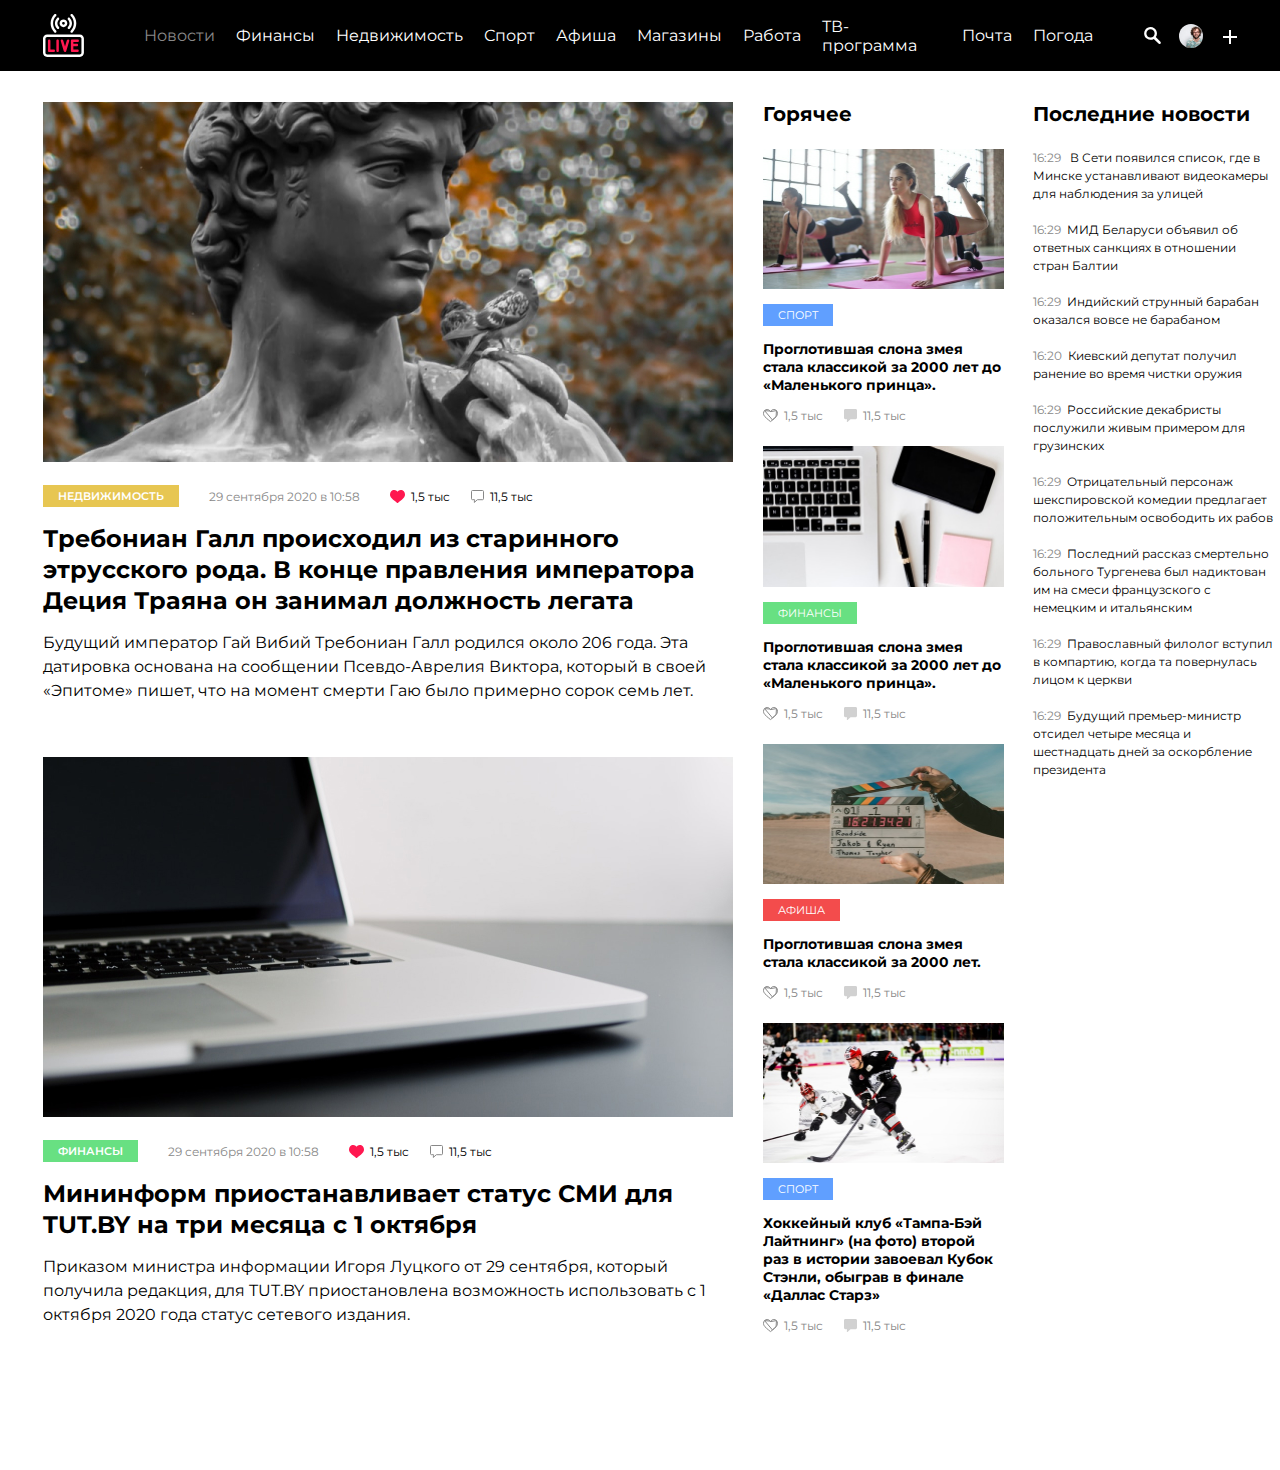
<file: index.html>
<!DOCTYPE html>
<html lang="en">

<head>
    <meta charset="UTF-8">
    <meta http-equiv="X-UA-Compatible" content="IE=edge">
    <meta name="viewport" content="width=device-width, initial-scale=1.0">
    <title>Document</title>
    <link rel="stylesheet" href="styles.css">
    <link rel="preconnect" href="https://fonts.googleapis.com">
    <link rel="preconnect" href="https://fonts.gstatic.com" crossorigin>
    <link href="https://fonts.googleapis.com/css2?family=Montserrat:wght@200;400;700&display=swap" rel="stylesheet">
</head>

<body>
    <header class="header">
        <div class="header-wrapper container">
            <img src="img/Group 1.svg" alt="img" class="live-img">
            <p class="header-active">Новости</p>
            <p>Финансы</p>
            <p>Недвижимость</p>
            <p>Спорт</p>
            <p>Афиша</p>
            <p>Магазины</p>
            <p>Работа</p>
            <p>ТВ-программа </p>
            <p>Почта</p>
            <p>Погода</p>
            <div class="header-acc">
                <button class="search">
                    <input type="text" class="search-input">
                    <img src="img/Vector.svg" class="search-icon">
                </button>
                <img src="img/Ellipse 5.jpg" class="header-avatar">
                <a href="news-create/index.html"><img src="img/Group 36.svg"></a>
            </div>
        </div>
    </header>
    <main class="main container">
        <div class="main-content">
            <div class="news">
                <div class="news-img">
                    <img src="img/Rectangle 31.jpg">
                </div>
                <div class="meta-info">
                    <div class="cotegory-wrapper">
                        <div class="cotegory">Недвижимость</div>
                    </div>
                    <div class="date-wrapper">
                        <p class="date">
                            29 сентября 2020 в 10:58
                        </p>
                    </div>
                    <div class="likes-wrapper">
                        <img src="img/likes.svg" class="likes-heart">
                        <p class="likes-count">1,5 тыс</p>
                    </div>
                    <div class="comments-wrapper">
                        <img src="img/comments.svg" class="comments-img">
                        <p class="comments-count">11,5 тыс</p>
                    </div>
                </div>
                <a href="news-view/index.html">
                    <h3 class="news-title">
                        Требониан Галл происходил из старинного этрусского рода. В конце правления императора Деция
                        Траяна он занимал должность легата
                    </h3>
                </a>
                <p class="news-teaser">
                    Будущий император Гай Вибий Требониан Галл родился около 206 года.
                    Эта датировка основана на сообщении Псевдо-Аврелия Виктора, который в своей «Эпитоме» пишет, что
                    на момент смерти Гаю было примерно сорок семь лет.
                </p>
            </div>
            <div class="news">
                <div class="news-img">
                    <img src="img/Laptop.jpg">
                </div>
                <div class="meta-info">
                    <div class="cotegory-wrapper">
                        <div class="cotegory finance">ФИНАНСЫ</div>
                    </div>
                    <div class="date-wrapper">
                        <p class="date">
                            29 сентября 2020 в 10:58
                        </p>
                    </div>
                    <div class="likes-wrapper">
                        <img src="img/likes.svg" class="likes-heart">
                        <p class="likes-count">1,5 тыс</p>
                    </div>
                    <div class="comments-wrapper">
                        <img src="img/comments.svg" class="comments-img">
                        <p class="comments-count">11,5 тыс</p>
                    </div>
                </div>
                <a href="news-view/index.html">
                    <h3 class="news-title">
                        Мининформ приостанавливает статус СМИ для TUT.BY на три месяца с 1 октября
                    </h3>
                </a>
                <p class="news-teaser">
                    Приказом министра информации Игоря Луцкого от 29 сентября, который получила редакция, для TUT.BY
                    приостановлена возможность использовать с 1 октября 2020 года статус сетевого издания.
                </p>
            </div>
        </div>
        <div class="advertisement">
            <div class="hot-news">
                <h3 class="adv-title">Горячее</h3>
                <div class="adv-block">
                    <div class="adv-img-wrapper">
                        <img src="img/Rectangle 32.jpg">
                    </div>
                    <div class="adv-cotegory-wrapper">
                        <div class="adv-category">
                            Спорт
                        </div>
                    </div>
                    <div class="adv-title-wrapper">
                        <h3 class="adv-title-text">Проглотившая слона змея стала классикой за 2000 лет до
                            «Маленького
                            принца».</h3>
                    </div>
                    <div class="adv-wrapper-likes-n-comments">
                        <div class="likes">
                            <img src="img/Like-adv.svg">
                            <p class="likes-adv-text">1,5 тыс</p>
                        </div>
                        <div class="comments">
                            <img src="img/Vector (4).svg">
                            <p class="comments-text-adv">11,5 тыс</p>
                        </div>
                    </div>
                </div>
                <div class="adv-block">
                    <div class="adv-img-wrapper">
                        <img src="img/Rectangle 32 (1).jpg ">
                    </div>
                    <div class="adv-cotegory-wrapper">
                        <div class="adv-category finance">
                            Финансы
                        </div>
                    </div>
                    <div class="adv-title-wrapper">
                        <h3 class="adv-title-text">Проглотившая слона змея стала классикой за 2000 лет до
                            «Маленького
                            принца».</h3>
                    </div>
                    <div class="adv-wrapper-likes-n-comments">
                        <div class="likes">
                            <img src="img/Like-adv.svg">
                            <p class="likes-adv-text">1,5 тыс</p>
                        </div>
                        <div class="comments">
                            <img src="img/Vector (4).svg">
                            <p class="comments-text-adv">11,5 тыс</p>
                        </div>
                    </div>
                </div>
                <div class="adv-block">
                    <div class="adv-img-wrapper">
                        <img src="img/Rectangle 32 (2).jpg ">
                    </div>
                    <div class="adv-cotegory-wrapper">
                        <div class="adv-category poster">
                            Афиша
                        </div>
                    </div>
                    <div class="adv-title-wrapper">
                        <h3 class="adv-title-text">Проглотившая слона змея стала классикой за 2000 лет.</h3>
                    </div>
                    <div class="adv-wrapper-likes-n-comments">
                        <div class="likes">
                            <img src="img/Like-adv.svg">
                            <p class="likes-adv-text">1,5 тыс</p>
                        </div>
                        <div class="comments">
                            <img src="img/Vector (4).svg">
                            <p class="comments-text-adv">11,5 тыс</p>
                        </div>
                    </div>
                </div>
                <div class="adv-block">
                    <div class="adv-img-wrapper">
                        <img src="img/Rectangle 32 (3).jpg">
                    </div>
                    <div class="adv-cotegory-wrapper">
                        <div class="adv-category">
                            Спорт
                        </div>
                    </div>
                    <div class="adv-title-wrapper">
                        <h3 class="adv-title-text">Хоккейный клуб «Тампа-Бэй Лайтнинг» (на фото) второй раз в
                            истории завоевал Кубок Стэнли, обыграв в финале «Даллас Старз»</h3>
                    </div>
                    <div class="adv-wrapper-likes-n-comments">
                        <div class="likes">
                            <img src="img/Like-adv.svg">
                            <p class="likes-adv-text">1,5 тыс</p>
                        </div>
                        <div class="comments">
                            <img src="img/Vector (4).svg">
                            <p class="comments-text-adv">11,5 тыс</p>
                        </div>
                    </div>
                </div>
            </div>
            <div class="last-news">
                <h3 class="adv-title">Последние новости</h3>
                <div class="last-news-wrapper">
                    <p class="last-news-text"><span class="last-news-time">16:29</span> В Сети появился список, где
                        в Минске устанавливают
                        видеокамеры для наблюдения за улицей
                    </p>
                    <p class="last-news-text"><span class="last-news-time">16:29</span>МИД Беларуси объявил об
                        ответных санкциях в отношении стран Балтии
                    </p>
                    <p class="last-news-text"><span class="last-news-time">16:29</span>Индийский струнный барабан
                        оказался вовсе не барабаном
                    </p>
                    <p class="last-news-text"><span class="last-news-time">16:20</span>Киевский депутат получил
                        ранение во время чистки оружия
                    </p>
                    <p class="last-news-text"><span class="last-news-time">16:29</span>Российские декабристы
                        послужили живым примером для грузинских
                    </p>
                    <p class="last-news-text"><span class="last-news-time">16:29</span>Отрицательный персонаж
                        шекспировской комедии предлагает положительным освободить их рабов
                    </p>
                    <p class="last-news-text"><span class="last-news-time">16:29</span>Последний рассказ
                        смертельно больного Тургенева был надиктован им на смеси французского с немецким и
                        итальянским
                    </p>
                    <p class="last-news-text"><span class="last-news-time">16:29</span>Православный филолог
                        вступил в компартию, когда та повернулась лицом к церкви
                    </p>
                    <p class="last-news-text"><span class="last-news-time">16:29</span>Будущий
                        премьер-министр отсидел четыре месяца и шестнадцать дней за оскорбление президента
                    </p>

                </div>
            </div>
        </div>
    </main>
    </div>
</body>

</html>
</file>
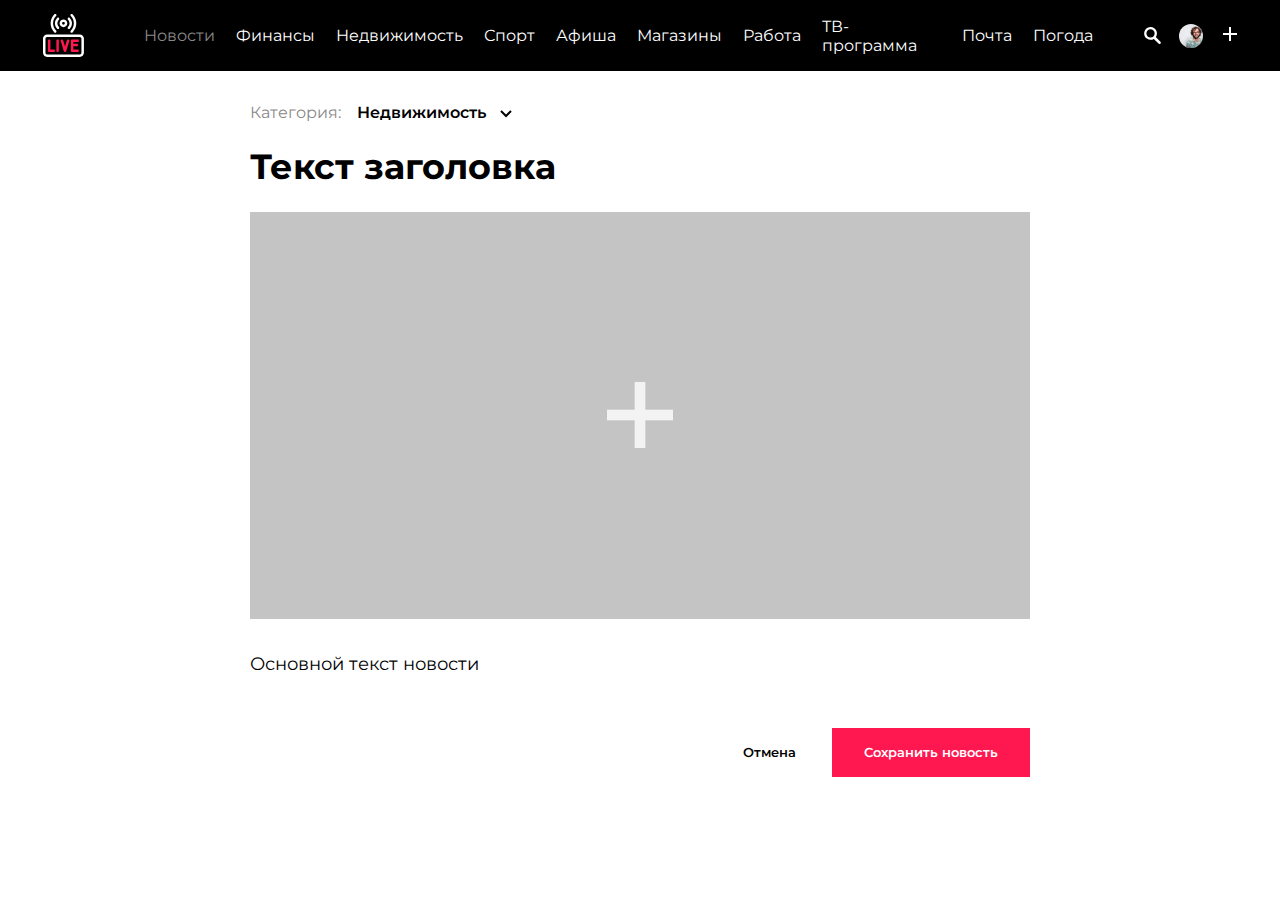
<file: news-create/index.html>
<!DOCTYPE html>
<html lang="en">

<head>
    <meta charset="UTF-8">
    <meta http-equiv="X-UA-Compatible" content="IE=edge">
    <meta name="viewport" content="width=device-width, initial-scale=1.0">
    <title>Document</title>
    <link rel="stylesheet" href="styles.css">
    <link rel="preconnect" href="https://fonts.googleapis.com">
    <link rel="preconnect" href="https://fonts.gstatic.com" crossorigin>
    <link href="https://fonts.googleapis.com/css2?family=Montserrat:wght@200;400;500;600;700&display=swap"
        rel="stylesheet">
</head>

<body>
    <header class="header">
        <div class="header-wrapper container">
            <a href="../index.html"><img src="../img/Group 1.svg" alt="img" class="live-img"></a>
            <p class="header-active">Новости</p>
            <p>Финансы</p>
            <p>Недвижимость</p>
            <p>Спорт</p>
            <p>Афиша</p>
            <p>Магазины</p>
            <p>Работа</p>
            <p>ТВ-программа </p>
            <p>Почта</p>
            <p>Погода</p>
            <div class="header-acc">
                <button class="search">
                    <input type="text" class="search-input">
                    <img src="../img/Vector.svg" class="search-icon">
                </button>
                <img src="../img/Ellipse 5.jpg" class="header-avatar">
                <a href="../news-create/index.html"><img src="../img/Group 36.svg"></a>
            </div>
        </div>
    </header>
    <main class="container main-con">
        <div class="main-content">
            <div class="bread-crumbs">
                <p class="bread-inner">
                    <span class="bread-category">
                        Категория:
                    </span>
                <div class="bread-dropdown">

                    <button class="bread-text">
                        Недвижимость
                        <img src="../img/arrow-down.svg" class="bread-dropdown-arrow">
                    </button>
                    <div class="bread-dropdown-list">
                        <ul>
                            <li class="bread-dropdown-list-item">Новости</li>
                            <li class="bread-dropdown-list-item">Финансы</li>
                            <li class="bread-dropdown-list-item active">Недвижимость </li>
                            <li class="bread-dropdown-list-item">Спорт</li>
                            <li class="bread-dropdown-list-item">Афиша</li>
                            <li class="bread-dropdown-list-item">Магазины</li>
                            <li class="bread-dropdown-list-item">Работа</li>
                            <li class="bread-dropdown-list-item">ТВ-программа</li>
                            <li class="bread-dropdown-list-item">Почта</li>
                            <li class="bread-dropdown-list-item">Погода</li>
                        </ul>
                    </div>
                </div>
                </p>
            </div>
            <h1 class="title">Текст заголовка
            </h1>

            <div class="upload-img-holder">
                <label class="upload-img">
                    <input type="file" id="upload-img-input">
                    <img src="../img/plus-create.svg">
                </label>
            </div>

            <div class="news-main-text">
                Основной текст новости
            </div>

            <div class="edit-actions">
                <div class="btns-holder">
                    <button id="edit-cancel">
                        Отмена
                    </button>
                    <button id="edit-submit">
                        Сохранить новость
                    </button>
                </div>
            </div>
        </div>

    </main>
</body>

</html>
</file>
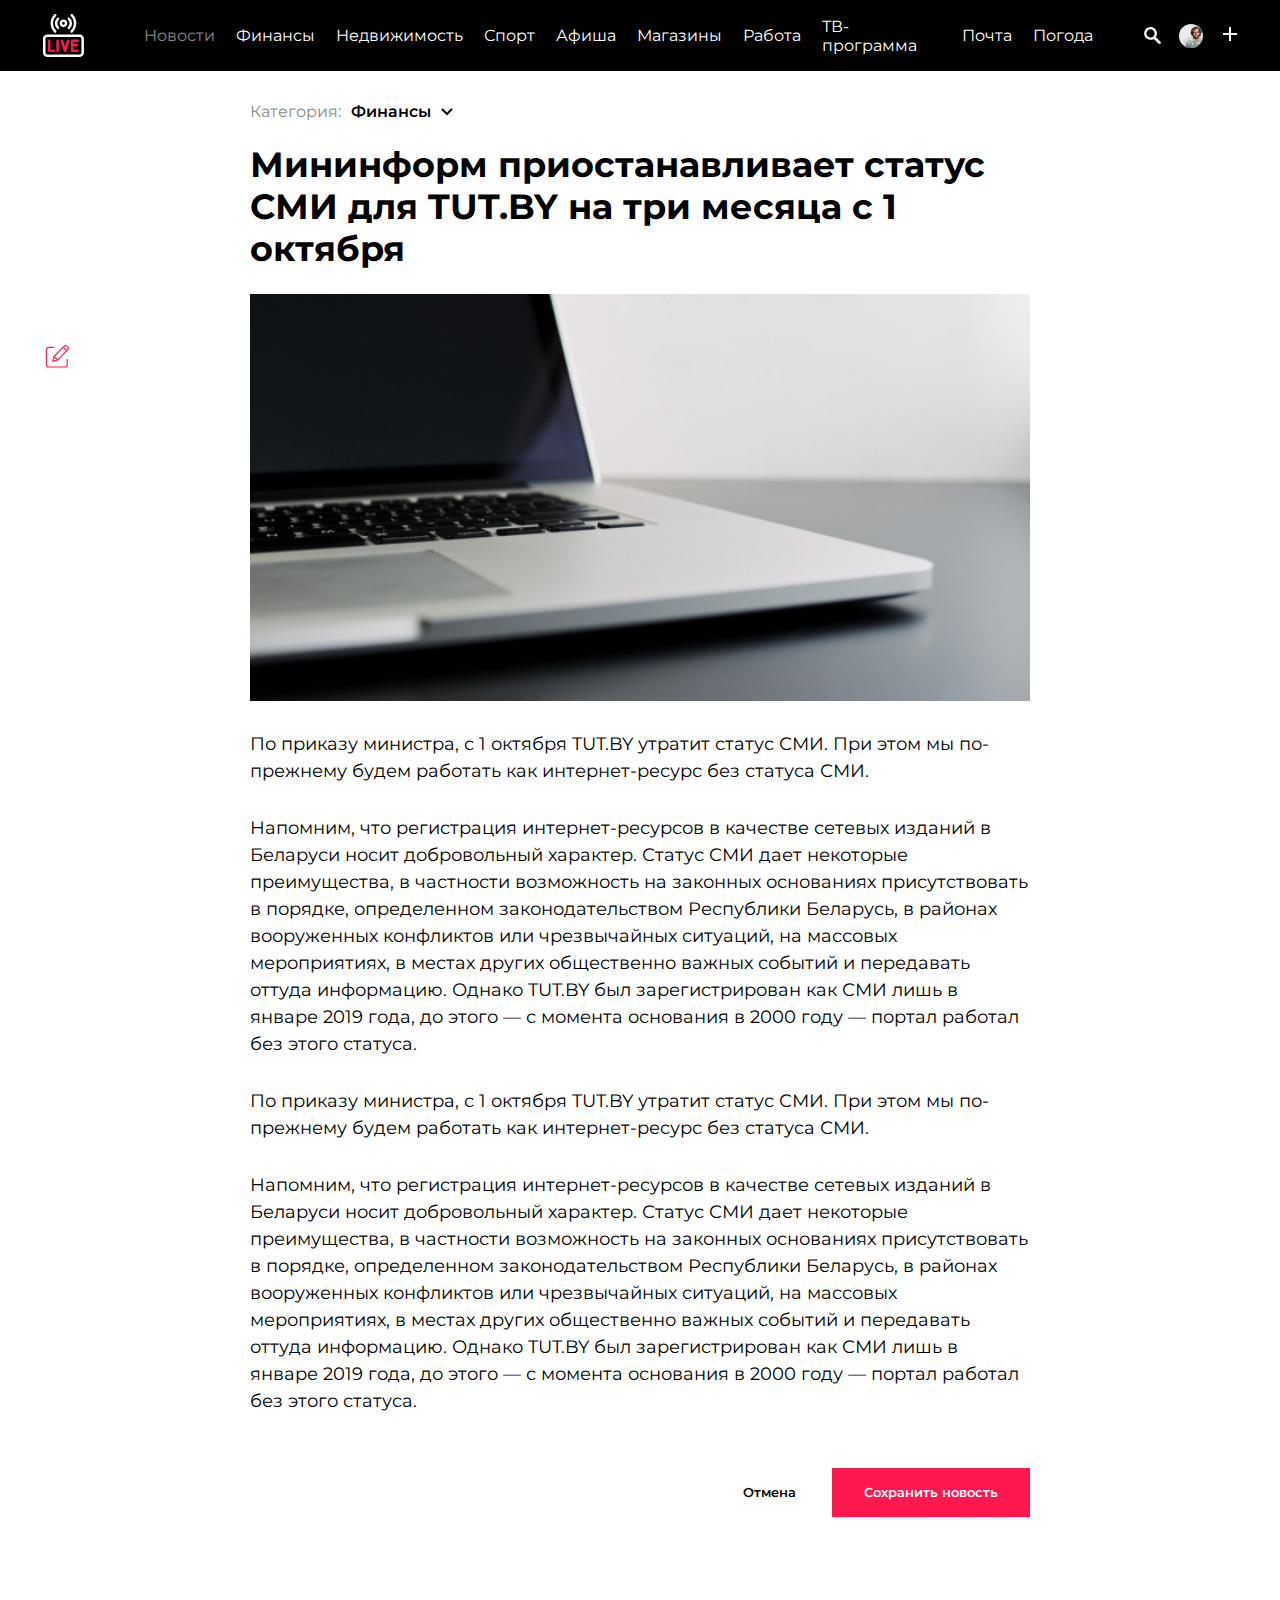
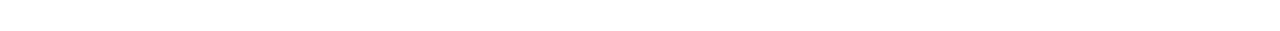
<file: news-edit/index.html>
<!DOCTYPE html>
<html lang="en">

<head>
    <meta charset="UTF-8">
    <meta http-equiv="X-UA-Compatible" content="IE=edge">
    <meta name="viewport" content="width=device-width, initial-scale=1.0">
    <title>Document</title>
    <link rel="stylesheet" href="styles.css">
    <link rel="preconnect" href="https://fonts.googleapis.com">
    <link rel="preconnect" href="https://fonts.gstatic.com" crossorigin>
    <link href="https://fonts.googleapis.com/css2?family=Montserrat:wght@200;400;500;600;700&display=swap"
        rel="stylesheet">
</head>

<body>
    <header class="header">
        <div class="header-wrapper container">
            <a href="../index.html"><img src="../img/Group 1.svg" alt="img" class="live-img"></a>
            <p class="header-active">Новости</p>
            <p>Финансы</p>
            <p>Недвижимость</p>
            <p>Спорт</p>
            <p>Афиша</p>
            <p>Магазины</p>
            <p>Работа</p>
            <p>ТВ-программа </p>
            <p>Почта</p>
            <p>Погода</p>
            <div class="header-acc">
                <button class="search">
                    <input type="text" class="search-input">
                    <img src="../img/Vector.svg" class="search-icon">
                </button>
                <img src="../img/Ellipse 5.jpg" class="header-avatar">
                <a href="../news-create/index.html"><img src="../img/Group 36.svg"></a>
            </div>
        </div>
    </header>
    <main class="container main-con">
        <div class="actions">
            <div class="actions-holder">
                <div class="actions-inner">
                    <a href="#">
                        <div class="actions-image">
                            <img src="../img/comments-edit-red.svg">
                        </div>
                    </a>

                    <p class="actions-stats">
                    </p>
                </div>
            </div>
        </div>
        <div class="main-content">
            <div class="bread-crumbs">
                <p class="bread-inner">
                    <span class="bread-category">
                        Категория:
                    </span>


                    <span class="bread-text">
                        Финансы
                    </span>

                    <img src="../img/arrow-down.svg">
                </p>
            </div>
            <h1 class="title">Мининформ приостанавливает статус СМИ для TUT.BY на три месяца
                с 1 октября
            </h1>
            <div class="img-wrapper">
                <img src="../img/Laptop.jpg">
            </div>
            <div class="info">
                <p class="text">
                    По приказу министра, с 1 октября TUT.BY утратит статус СМИ. При этом мы по-прежнему будем работать
                    как
                    интернет-ресурс без статуса СМИ.
                </p>
                <p class="text">
                    Напомним, что регистрация интернет-ресурсов в качестве сетевых изданий в Беларуси носит добровольный
                    характер. Статус СМИ дает некоторые преимущества, в частности возможность на законных основаниях
                    присутствовать в порядке, определенном законодательством Республики Беларусь, в районах вооруженных
                    конфликтов или чрезвычайных ситуаций, на массовых мероприятиях, в местах других общественно важных
                    событий и передавать оттуда информацию. Однако TUT.BY был зарегистрирован как СМИ лишь в январе 2019
                    года, до этого — с момента основания в 2000 году — портал работал без этого статуса.
                </p>
                <p class="text">
                    По приказу министра, с 1 октября TUT.BY утратит статус СМИ. При этом мы по-прежнему будем работать
                    как
                    интернет-ресурс без статуса СМИ.
                </p>
                <p class="text">
                    Напомним, что регистрация интернет-ресурсов в качестве сетевых изданий в Беларуси носит добровольный
                    характер. Статус СМИ дает некоторые преимущества, в частности возможность на законных основаниях
                    присутствовать в порядке, определенном законодательством Республики Беларусь, в районах вооруженных
                    конфликтов или чрезвычайных ситуаций, на массовых мероприятиях, в местах других общественно важных
                    событий и передавать оттуда информацию. Однако TUT.BY был зарегистрирован как СМИ лишь в январе 2019
                    года, до этого — с момента основания в 2000 году — портал работал без этого статуса.
                </p>
            </div>
            <div class="edit-actions">
                <div class="btns-holder">
                    <button id="edit-cancel">
                        Отмена
                    </button>
                    <button id="edit-submit">
                        Сохранить новость
                    </button>
                </div>
            </div>
        </div>

    </main>
</body>

</html>
</file>
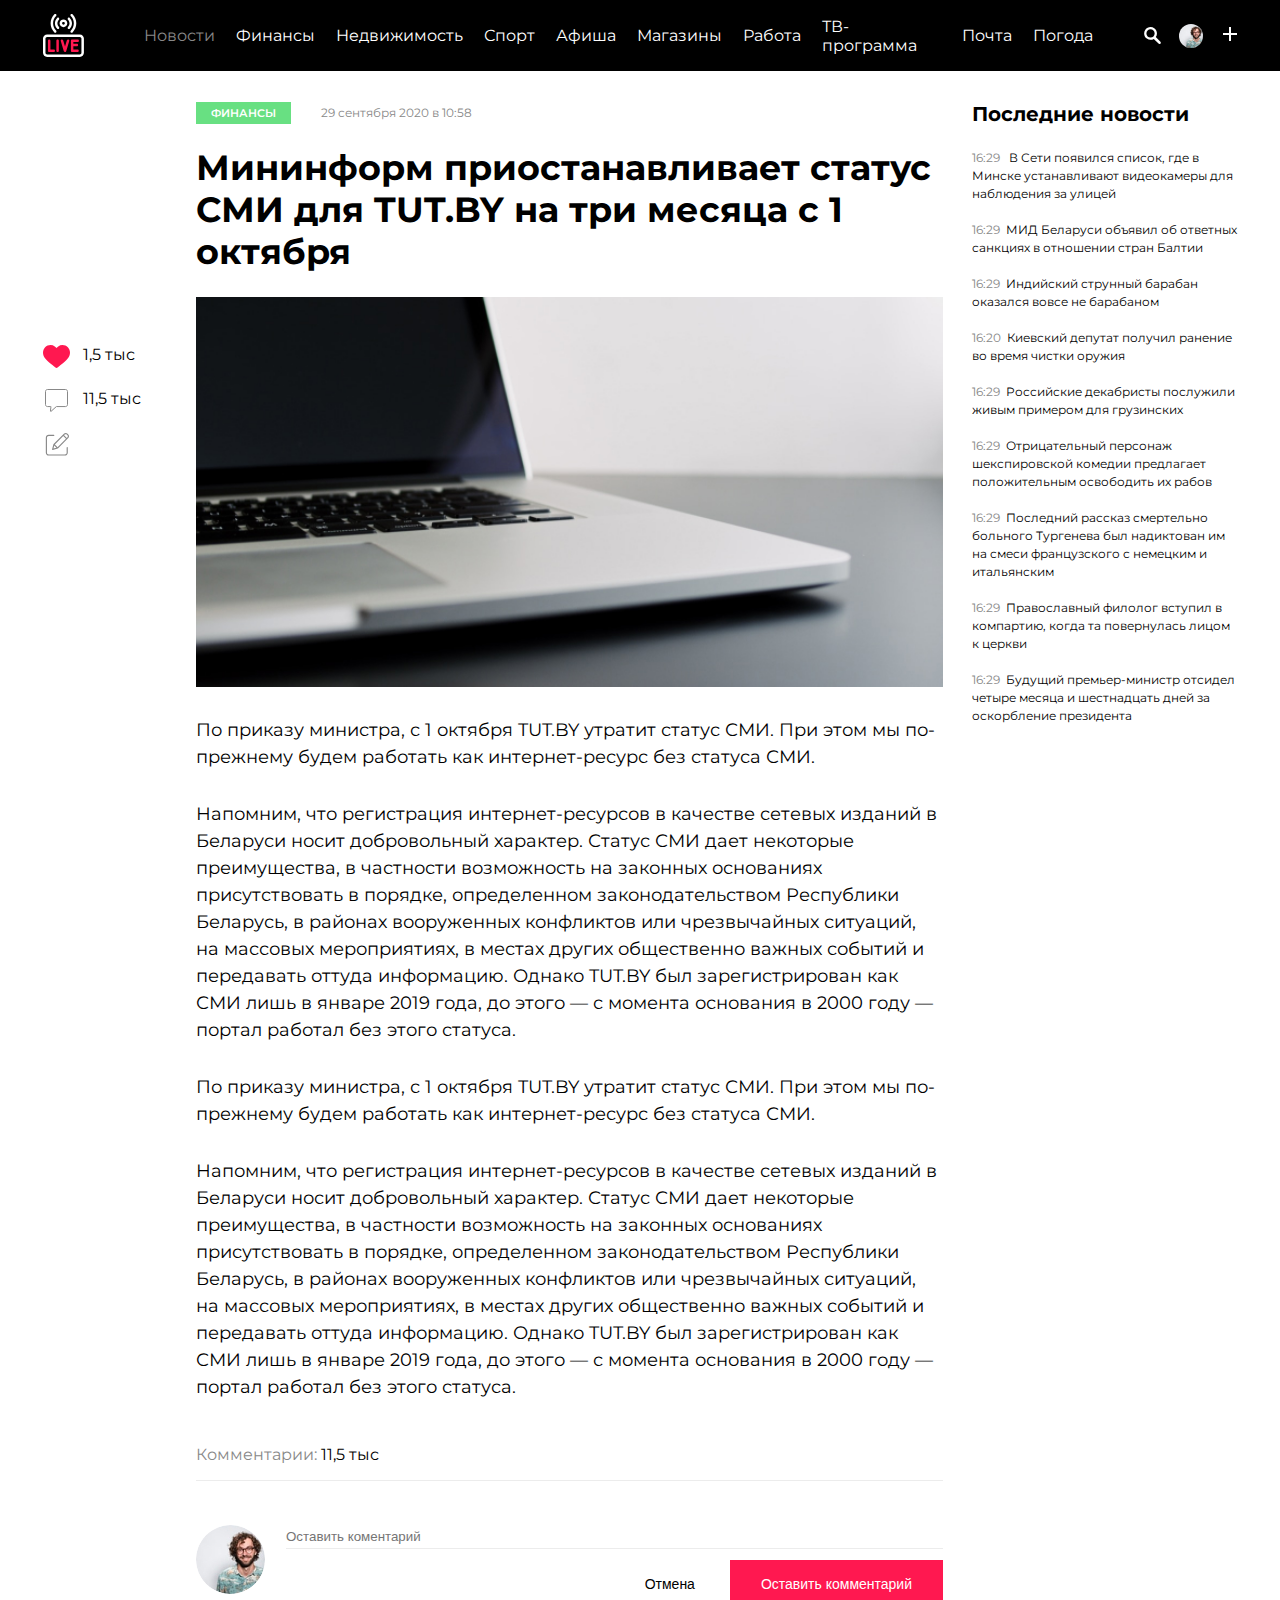
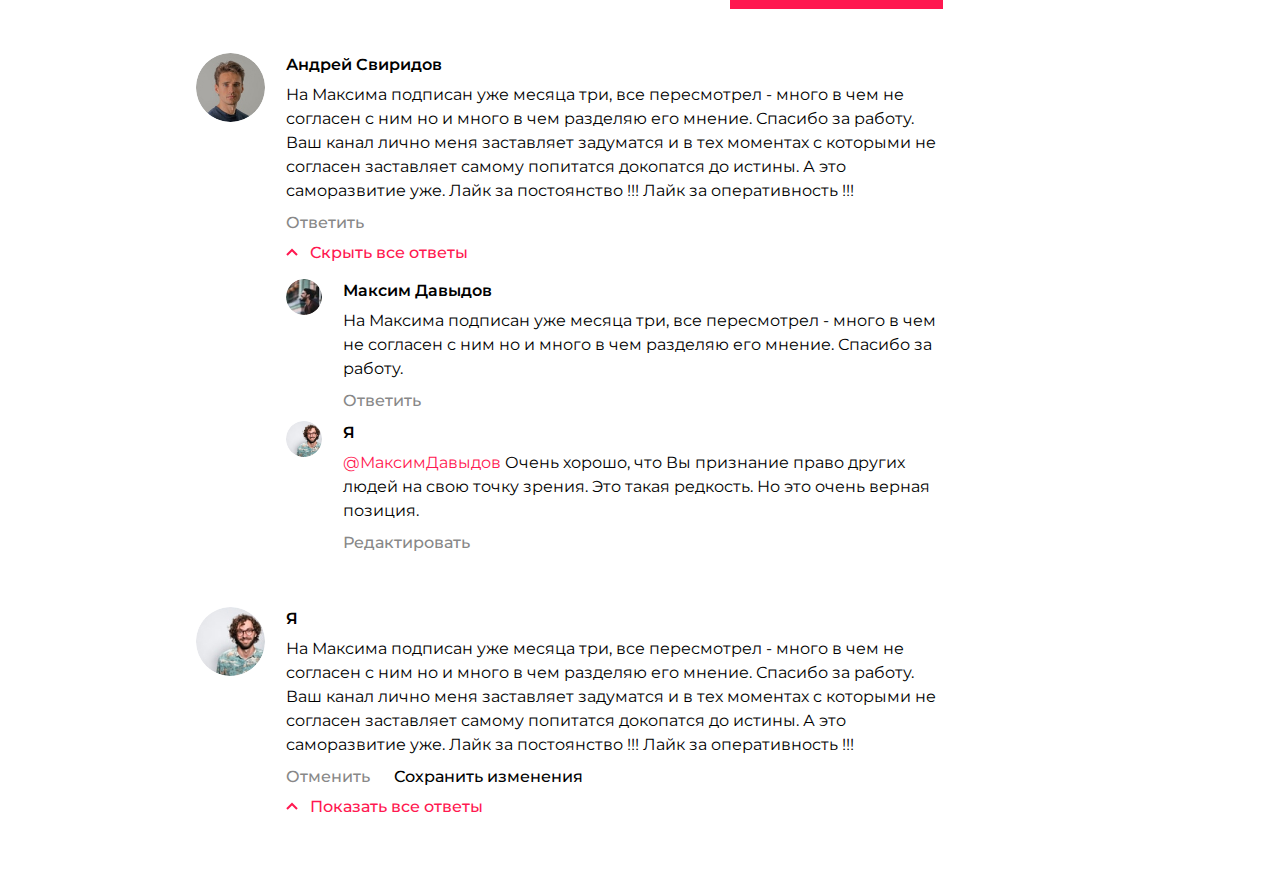
<file: news-view/index.html>
<!DOCTYPE html>
<html lang="en">

<head>
    <meta charset="UTF-8">
    <meta http-equiv="X-UA-Compatible" content="IE=edge">
    <meta name="viewport" content="width=device-width, initial-scale=1.0">
    <title>Document</title>
    <link rel="stylesheet" href="styles.css">
    <link rel="preconnect" href="https://fonts.googleapis.com">
    <link rel="preconnect" href="https://fonts.gstatic.com" crossorigin>
    <link href="https://fonts.googleapis.com/css2?family=Montserrat:wght@200;400;500;700&display=swap" rel="stylesheet">
</head>

<body>
    <header class="header">
        <div class="header-wrapper container">
            <a href="../index.html"><img src="../img/Group 1.svg" alt="img" class="live-img"></a>
            <p class="header-active">Новости</p>
            <p>Финансы</p>
            <p>Недвижимость</p>
            <p>Спорт</p>
            <p>Афиша</p>
            <p>Магазины</p>
            <p>Работа</p>
            <p>ТВ-программа </p>
            <p>Почта</p>
            <p>Погода</p>
            <div class="header-acc">
                <button class="search">
                    <input type="text" class="search-input">
                    <img src="../img/Vector.svg" class="search-icon">
                </button>
                <img src="../img/Ellipse 5.jpg" class="header-avatar">
                <a href="../news-create/index.html"><img src="../img/Group 36.svg"></a>
            </div>
        </div>
    </header>
    <main class="container main-con">
        <div class="actions">
            <div class="actions-holder">
                <div class="actions-inner">
                    <div class="actions-image">
                        <img src="../img/actions-heart.svg">
                    </div>
                    <p class="actions-stats">
                        1,5 тыс
                    </p>
                </div>
                <div class="actions-inner middle-action">
                    <div class="actions-image">
                        <img src="../img/actions-comment.svg">
                    </div>
                    <p class="actions-stats">
                        11,5 тыс
                    </p>
                </div>
                <div class="actions-inner">
                    <a href="../news-edit/index.html">
                        <div class="actions-image">
                            <img src="../img/actions-edit.svg">
                        </div>
                    </a>

                    <p class="actions-stats">
                    </p>
                </div>
            </div>
        </div>
        <div class="main-content">
            <div class="category-info">
                <div class="category">
                    Финансы
                </div>
                <p class="date">
                    29 сентября 2020 в 10:58
                </p>
            </div>
            <h1 class="title">Мининформ приостанавливает статус СМИ для TUT.BY на три месяца
                с 1 октября
            </h1>
            <div class="img-wrapper">
                <img src="../img/Laptop.jpg">
            </div>
            <div class="info">
                <p class="text">
                    По приказу министра, с 1 октября TUT.BY утратит статус СМИ. При этом мы по-прежнему будем работать
                    как
                    интернет-ресурс без статуса СМИ.
                </p>
                <p class="text">
                    Напомним, что регистрация интернет-ресурсов в качестве сетевых изданий в Беларуси носит добровольный
                    характер. Статус СМИ дает некоторые преимущества, в частности возможность на законных основаниях
                    присутствовать в порядке, определенном законодательством Республики Беларусь, в районах вооруженных
                    конфликтов или чрезвычайных ситуаций, на массовых мероприятиях, в местах других общественно важных
                    событий и передавать оттуда информацию. Однако TUT.BY был зарегистрирован как СМИ лишь в январе 2019
                    года, до этого — с момента основания в 2000 году — портал работал без этого статуса.
                </p>
                <p class="text">
                    По приказу министра, с 1 октября TUT.BY утратит статус СМИ. При этом мы по-прежнему будем работать
                    как
                    интернет-ресурс без статуса СМИ.
                </p>
                <p class="text">
                    Напомним, что регистрация интернет-ресурсов в качестве сетевых изданий в Беларуси носит добровольный
                    характер. Статус СМИ дает некоторые преимущества, в частности возможность на законных основаниях
                    присутствовать в порядке, определенном законодательством Республики Беларусь, в районах вооруженных
                    конфликтов или чрезвычайных ситуаций, на массовых мероприятиях, в местах других общественно важных
                    событий и передавать оттуда информацию. Однако TUT.BY был зарегистрирован как СМИ лишь в январе 2019
                    года, до этого — с момента основания в 2000 году — портал работал без этого статуса.
                </p>
            </div>
            <div class="comments">
                <div class="comments-count">
                    <span class="comments-title">Комментарии:</span> 11,5 тыс
                </div>
                <div class="comments-content">
                    <div class="comments-input">
                        <div class="avatar">
                            <img src="../img/Ellipse 1.jpg">
                        </div>
                        <div class="comments-input-fields">
                            <input type="text" placeholder="Оставить коментарий" class="comments-text-field">
                            <div class="comments-actions">
                                <div class="comments-buttons">
                                    <button class="cancel">Отмена</button>
                                    <button class="submit">Оставить комментарий</button>
                                </div>
                            </div>
                        </div>
                    </div>
                    <div class="comments-customers">
                        <div class="comments-customers-wrapper">
                            <div class="comments-customers-avatar">
                                <div class="avatar">
                                    <img src="../img/Ellipse 2.jpg">
                                </div>
                            </div>
                            <div class="comments-customers-texts">
                                <p class="comments-customers-name">
                                    Андрей Свиридов
                                </p>
                                <p class="comments-customers-text">
                                    На Максима подписан уже месяца три, все пересмотрел - много в чем не согласен с ним
                                    но и много в чем разделяю его мнение.
                                    Спасибо за работу.
                                    Ваш канал лично меня заставляет задуматся и в тех моментах с которыми не согласен
                                    заставляет самому попитатся докопатся до истины.
                                    А это саморазвитие уже. Лайк за постоянство !!! Лайк за оперативность !!!
                                </p>
                                <p class="comments-customers-answer">
                                    Ответить
                                </p>
                                <div class="comments-customers-answers">
                                    <div class="hide-answers">
                                        <img src="../img/arrow.svg">
                                        <p class="hide-answers-text">Скрыть все ответы</p>
                                    </div>
                                </div>
                                <div class="comments-hidden-answers">
                                    <div class="comments-customers-wrapper">
                                        <div class="comments-customers-avatar">
                                            <div class="avatar small-avatar">
                                                <img src="../img/maksim.jpg">
                                            </div>
                                        </div>
                                        <div class="comments-customers-texts">
                                            <p class="comments-customers-name">
                                                Максим Давыдов
                                            </p>
                                            <p class="comments-customers-text">
                                                На Максима подписан уже месяца три, все пересмотрел - много в чем не
                                                согласен с ним
                                                но и много в чем разделяю его мнение.
                                                Спасибо за работу.
                                            </p>
                                            <p class="comments-customers-answer">
                                                Ответить
                                            </p>
                                        </div>

                                    </div>

                                    <div class="comments-customers-wrapper">
                                        <div class="comments-customers-avatar">
                                            <div class="avatar small-avatar">
                                                <img src="../img/Ellipse 1.jpg">
                                            </div>
                                        </div>
                                        <div class="comments-customers-texts">
                                            <p class="comments-customers-name">
                                                Я
                                            </p>
                                            <p class="comments-customers-text">
                                                <span class="comments-link">@МаксимДавыдов</span> Очень хорошо, что Вы
                                                признание право других
                                                людей на свою
                                                точку зрения. Это такая редкость. Но это очень верная позиция.
                                            </p>
                                            <p class="comments-customers-answer">
                                                Редактировать
                                            </p>
                                        </div>

                                    </div>
                                </div>
                            </div>

                        </div>

                    </div>
                    <div class="comments-customers">
                        <div class="comments-customers-wrapper">
                            <div class="comments-customers-avatar">
                                <div class="avatar">
                                    <img src="../img/Ellipse 1.jpg">
                                </div>
                            </div>
                            <div class="comments-customers-texts">
                                <p class="comments-customers-name">
                                    Я
                                </p>
                                <p class="comments-customers-text">
                                    На Максима подписан уже месяца три, все пересмотрел - много в чем не согласен с ним
                                    но и много в чем разделяю его мнение.
                                    Спасибо за работу.
                                    Ваш канал лично меня заставляет задуматся и в тех моментах с которыми не согласен
                                    заставляет самому попитатся докопатся до истины.
                                    А это саморазвитие уже. Лайк за постоянство !!! Лайк за оперативность !!!
                                </p>
                                <div class="comments-save-changes-wrapper">
                                    <p class="comments-customers-answer">
                                        Отменить
                                    </p>
                                    <p class="comments-save-changes">
                                        Сохранить изменения
                                    </p>
                                </div>
                                <div class="comments-customers-answers">
                                    <div class="hide-answers">
                                        <img src="../img/arrow.svg">
                                        <p class="hide-answers-text">Показать все ответы</p>
                                    </div>
                                </div>
                            </div>

                        </div>

                    </div>
                </div>
            </div>
        </div>
        <div class="last-news">
            <h3 class="adv-title">Последние новости</h3>
            <div class="last-news-wrapper">
                <p class="last-news-text"><span class="last-news-time">16:29</span> В Сети появился список, где
                    в Минске устанавливают
                    видеокамеры для наблюдения за улицей
                </p>
                <p class="last-news-text"><span class="last-news-time">16:29</span>МИД Беларуси объявил об
                    ответных санкциях в отношении стран Балтии
                </p>
                <p class="last-news-text"><span class="last-news-time">16:29</span>Индийский струнный барабан
                    оказался вовсе не барабаном
                </p>
                <p class="last-news-text"><span class="last-news-time">16:20</span>Киевский депутат получил
                    ранение во время чистки оружия
                </p>
                <p class="last-news-text"><span class="last-news-time">16:29</span>Российские декабристы
                    послужили живым примером для грузинских
                </p>
                <p class="last-news-text"><span class="last-news-time">16:29</span>Отрицательный персонаж
                    шекспировской комедии предлагает положительным освободить их рабов
                </p>
                <p class="last-news-text"><span class="last-news-time">16:29</span>Последний рассказ
                    смертельно больного Тургенева был надиктован им на смеси французского с немецким и
                    итальянским
                </p>
                <p class="last-news-text"><span class="last-news-time">16:29</span>Православный филолог
                    вступил в компартию, когда та повернулась лицом к церкви
                </p>
                <p class="last-news-text"><span class="last-news-time">16:29</span>Будущий
                    премьер-министр отсидел четыре месяца и шестнадцать дней за оскорбление президента
                </p>

            </div>
        </div>
    </main>
</body>

</html>
</file>
<file: styles.css>
body,
p {
    margin: 0;
    padding: 0;
    font-family: 'Montserrat', sans-serif;
}

a {
    text-decoration: none;
    color: inherit;

}

img {
    vertical-align: middle;
}

.header {
    background-color: black;
}

.container {
    width: 100%;
    max-width: 1194px;
    margin: 0 auto;
}

.header-wrapper {
    display: flex;
    justify-content: center;
    align-items: center;
    color: white;

}

.header-wrapper p {
    margin-right: 21px;
}

.header-wrapper .live-img {
    margin-right: 60px;
}

.header-avatar {
    width: 24px;
    height: 24px;
    border-radius: 50%;
    object-position: center;
    margin-right: 20px;
    margin-left: 18px;
}

.header-acc {
    margin-left: 30px;
    margin-right: 0;
    display: flex;
    justify-content: space-between;
    align-items: center;

}

.search {
    border: none;
    background-color: transparent;
    outline: none;
    padding: 0;
    position: relative;

}

.search-icon {
    cursor: pointer;
}

.search-input {
    position: absolute;
    display: none;
    right: 25px;
    background-color: black;
    border: none;
    border-bottom: 1px solid #C4C4C4;
    width: 183px;
    outline: none;
    font-family: 'Montserrat';
    padding: 2px 4px;
}

.search:focus .search-input,
.search-input:hover,
.search-input:focus {
    display: block;
}

.header-active {
    color: #888888;
}

.live-img {
    padding: 13px 0 14px 0;
}

.main {
    display: flex;
    margin-top: 31px;
    margin-bottom: 89px;
}

.advertisement {
    min-width: 510px;
    display: flex;
    padding-left: 30px;


}


.main-content {
    width: 100%;
    min-width: 690px;
}

.news {
    margin-bottom: 54px;
}

.news-img img {
    width: 100%;
    vertical-align: middle;

}

.news-title {
    font-size: 24px;
    line-height: 31px;
    font-weight: 700;
    margin: 0;
}

.news-teaser {
    font-size: 16px;
    line-height: 24px;
    margin-top: 15px;
}

.meta-info {
    display: flex;
    align-items: center;
    margin: 23px 0 16px;
}

.cotegory {
    text-transform: uppercase;
    background-color: #E7C652;
    color: white;
    font-weight: 600;
    font-size: 11px;
    height: 22px;
    display: flex;
    justify-content: center;
    align-items: center;
    padding: 0 15px;
}


.date-wrapper {
    margin-left: 30px;

}

.date {
    color: #888888;
    font-size: 12px;
}


.likes-wrapper {
    display: flex;
    align-items: center;
    margin-left: 30px;
}

.likes-heart {
    margin-right: 6px;
}


.likes-count {
    font-size: 12px;
}


.comments-wrapper {
    display: flex;
    align-items: center;
    margin-left: 21px;
}


.comments-img {
    margin-right: 6px;
}

.comments-count {
    font-size: 12px;
}




.hot-news,
.last-news {
    width: 50%;
}

.last-news {
    padding-left: 29px;
}

.adv-title {
    margin: 0;
    font-size: 20px;
    font-weight: 700;
}

.adv-img-wrapper {
    width: 100%;
}

.adv-img-wrapper img {
    width: 100%;
    vertical-align: middle;
}

.adv-block {
    margin-top: 23px;
}

.adv-cotegory-wrapper {
    margin: 15px 0 8px;
}

.adv-category {
    height: 22px;
    text-transform: uppercase;
    background-color: #609FFF;
    color: white;
    width: fit-content;
    padding: 0 15px;
    display: flex;
    justify-content: center;
    align-items: center;
    font-size: 11px;


}

.adv-title-text {
    font-size: 14px;
    font-weight: 600px;
}

.likes {
    display: flex;
    margin-right: 21px;
}

.likes img {
    margin-right: 6px;
}

.likes-adv-text {
    color: #888888;
    font-size: 12px;
}

.comments-text-adv {
    color: #888888;
    font-size: 12px;
    margin-left: 6px;
}

.comments {
    display: flex;
}

.adv-wrapper-likes-n-comments {
    display: flex;
}

.finance {
    background-color: #68E082;
}

.poster {
    background-color: #F34C4C;
}

.last-news-text {
    font-size: 12px;
    line-height: 18px;
    margin-bottom: 18px;

}


.last-news-time {
    color: #888888;
    margin-right: 6px;
}

.adv-title {
    margin-bottom: 23px;
}
</file>
<file: news-create/styles.css>
body,
p {
    margin: 0;
    padding: 0;
    font-family: 'Montserrat', sans-serif;
}

a {
    text-decoration: none;
    color: inherit;

}

img {
    vertical-align: middle;
}

.header {
    background-color: black;
}

.container {
    width: 100%;
    max-width: 1194px;
    margin: 0 auto;
}

.header-wrapper {
    display: flex;
    justify-content: center;
    align-items: center;
    color: white;
}

.header-wrapper p {
    margin-right: 21px;
}

.header-wrapper .live-img {
    margin-right: 60px;
}

.header-avatar {
    width: 24px;
    height: 24px;
    border-radius: 50%;
    object-position: center;
    margin-right: 20px;
    margin-left: 18px;
}

.header-acc {
    margin-left: 30px;
    margin-right: 0;
    display: flex;
    justify-content: space-between;

}

.search {
    border: none;
    background-color: transparent;
    outline: none;
    padding: 0;
    position: relative;

}

.search-icon {
    cursor: pointer;
}

.search-input {
    position: absolute;
    display: none;
    right: 25px;
    background-color: black;
    border: none;
    border-bottom: 1px solid #C4C4C4;
    width: 183px;
    outline: none;
    font-family: 'Montserrat';
    padding: 2px 4px;
}

.search:focus .search-input,
.search-input:hover,
.search-input:focus {
    display: block;
}

.header-active {
    color: #888888;
}

.live-img {
    padding: 13px 0 14px 0;
}


.main-con {
    display: flex;
    margin-top: 31px;
    justify-content: center;
    position: relative;

}



.actions {
    min-width: 153px;
    position: absolute;
    left: 0;
}


.bread-dropdown {
    display: flex;
    align-items: center;
    cursor: pointer;
    position: relative;
}



.bread-inner {
    display: flex;
    align-items: center;
}

.bread-text {
    font-weight: 600;
    margin: 0 10px;
    border: none;
    outline: none;
    background-color: white;
    color: black;
    font-family: 'Montserrat';
    font-weight: 600;
    cursor: pointer;
    font-size: 16px;

}

.bread-text:focus+.bread-dropdown-list {
    display: block;
}

.bread-dropdown-list {
    position: absolute;
    top: 36px;
    background-color: white;
    box-shadow: 0px 3px 80px rgba(0, 0, 0, 0.08);
    text-decoration: none;
    display: none;

}

.bread-dropdown-list-item {
    padding: 4px 35px;
}

.bread-dropdown-list ul {
    list-style: none;
    padding: 0;

}

.bread-dropdown-list-item.active,
.bread-dropdown-list-item:hover {
    font-weight: 600;
}

.bread-dropdown-arrow {
    margin-left: 10px;
}

.bread-category {
    color: #888888;
}

.bread-crumbs {
    display: flex;
    align-items: center;
}

.main-content {
    width: 100%;
    margin-bottom: 114px;
    max-width: 780px;
}

.title {
    font-weight: 700;
    font-size: 35px;
    line-height: 42px;
}

.upload-img {
    width: 100%;
    height: 407px;
    background-color: #C4C4C4;
    display: block;
    cursor: pointer;
    display: flex;
    justify-content: center;
    align-items: center;

}

#upload-img-input {
    display: none;
}

.news-main-text {
    font-size: 18px;
    margin-top: 34px;
}


.edit-actions {
    margin-top: 53px;
}

.btns-holder {
    width: fit-content;
    margin-left: auto;
}

.edit-actions button {
    border: none;
    outline: none;
    background-color: white;
    color: black;
    height: 49px;
    padding: 0 32px;
    font-weight: 600;
    font-family: 'Montserrat';
}

#edit-submit {
    background-color: #FF1850;
    color: white;
}
</file>
<file: news-edit/styles.css>
body,
p {
    margin: 0;
    padding: 0;
    font-family: 'Montserrat', sans-serif;
}

a {
    text-decoration: none;
    color: inherit;

}

img {
    vertical-align: middle;
}

.header {
    background-color: black;
}

.container {
    width: 100%;
    max-width: 1194px;
    margin: 0 auto;
}

.header-wrapper {
    display: flex;
    justify-content: center;
    align-items: center;
    color: white;
}

.header-wrapper p {
    margin-right: 21px;
}

.header-wrapper .live-img {
    margin-right: 60px;
}

.header-avatar {
    width: 24px;
    height: 24px;
    border-radius: 50%;
    object-position: center;
    margin-right: 20px;
    margin-left: 18px;
}

.header-acc {
    margin-left: 30px;
    margin-right: 0;
    display: flex;
    justify-content: space-between;

}

.search {
    border: none;
    background-color: transparent;
    outline: none;
    padding: 0;
    position: relative;

}

.search-icon {
    cursor: pointer;
}

.search-input {
    position: absolute;
    display: none;
    right: 25px;
    background-color: black;
    border: none;
    border-bottom: 1px solid #C4C4C4;
    width: 183px;
    outline: none;
    font-family: 'Montserrat';
    padding: 2px 4px;
}

.search:focus .search-input,
.search-input:hover,
.search-input:focus {
    display: block;
}

.header-active {
    color: #888888;
}

.live-img {
    padding: 13px 0 14px 0;
}

.actions-holder {
    margin-top: 243px;

}


.actions-inner {
    display: flex;
}

.actions-image {
    max-width: 27px;
    min-width: 27px;
    display: flex;
    align-items: center;
    justify-content: center;
}

.actions-stats {
    min-width: 58px;
    max-width: 58px;
    margin-left: 13px;
}

.middle-action {
    padding: 21px 0;
}


.main-con {
    display: flex;
    margin-top: 31px;
    justify-content: center;
    position: relative;

}


.adv-title {
    margin: 0;
    font-size: 20px;
    font-weight: 700;
    margin-bottom: 23px;
}



.actions {
    min-width: 153px;
    position: absolute;
    left: 0;
}


.bread-inner {
    display: flex;
    align-items: center;
}

.bread-text {
    font-weight: 600;
    margin: 0 10px;
}

.bread-category {
    color: #888888;
}

.main-content {
    width: 100%;
    margin-bottom: 114px;
    max-width: 780px;
}

.category-info {
    display: flex;
    align-items: center;
}

.category {
    height: 22px;
    background-color: #68E082;
    padding: 0 15px;
    color: white;
    display: flex;
    align-items: center;
    justify-content: center;
    text-transform: uppercase;
    font-size: 11px;
    font-weight: 600;
}

.date {
    color: #888888;
    font-size: 12px;
    line-height: 18px;
    margin-left: 30px;
}

.title {
    font-weight: 700;
    font-size: 35px;
    line-height: 42px;
}

.img-wrapper {
    width: 100%;

}

.img-wrapper img {
    width: 100%;

}

.main-content .text {
    margin-top: 30px;
    font-size: 18px;
    line-height: 27px;

}

.edit-actions {
    margin-top: 53px;
}

.btns-holder {
    width: fit-content;
    margin-left: auto;
}

.edit-actions button {
    border: none;
    outline: none;
    background-color: white;
    color: black;
    height: 49px;
    padding: 0 32px;
    font-weight: 600;
    font-family: 'Montserrat';
}

#edit-submit {
    background-color: #FF1850;
    color: white;
}
</file>
<file: news-view/styles.css>
body,
p {
    margin: 0;
    padding: 0;
    font-family: 'Montserrat', sans-serif;
}

a {
    text-decoration: none;
    color: inherit;

}

img {
    vertical-align: middle;
}

.header {
    background-color: black;
}

.container {
    width: 100%;
    max-width: 1194px;
    margin: 0 auto;
}

.header-wrapper {
    display: flex;
    justify-content: center;
    align-items: center;
    color: white;
}

.header-wrapper p {
    margin-right: 21px;
}

.header-wrapper .live-img {
    margin-right: 60px;
}

.header-avatar {
    width: 24px;
    height: 24px;
    border-radius: 50%;
    object-position: center;
    margin-right: 20px;
    margin-left: 18px;
}

.header-acc {
    margin-left: 30px;
    margin-right: 0;
    display: flex;
    justify-content: space-between;

}

.search {
    border: none;
    background-color: transparent;
    outline: none;
    padding: 0;
    position: relative;

}

.search-icon {
    cursor: pointer;
}

.search-input {
    position: absolute;
    display: none;
    right: 25px;
    background-color: black;
    border: none;
    border-bottom: 1px solid #C4C4C4;
    width: 183px;
    outline: none;
    font-family: 'Montserrat';
    padding: 2px 4px;
}

.search:focus .search-input,
.search-input:hover,
.search-input:focus {
    display: block;
}

.header-active {
    color: #888888;
}

.live-img {
    padding: 13px 0 14px 0;
}

.actions-holder {
    margin-top: 243px;

}


.actions-inner {
    display: flex;
}

.actions-image {
    max-width: 27px;
    min-width: 27px;
    display: flex;
    align-items: center;
    justify-content: center;
}

.actions-stats {
    min-width: 58px;
    max-width: 58px;
    margin-left: 13px;
}

.middle-action {
    padding: 21px 0;
}


.main-con {
    display: flex;
    margin-top: 31px;
}

.last-news {
    padding-left: 29px;
    min-width: 217px;
    max-width: 265px
}

.adv-title {
    margin: 0;
    font-size: 20px;
    font-weight: 700;
    margin-bottom: 23px;
}

.last-news-text {
    font-size: 12px;
    line-height: 18px;
    margin-bottom: 18px;

}

.last-news-time {
    color: #888888;
    margin-right: 6px;
}

.actions {
    min-width: 153px;
}

.main-content {
    width: 100%;
}

.category-info {
    display: flex;
    align-items: center;
}

.category {
    height: 22px;
    background-color: #68E082;
    padding: 0 15px;
    color: white;
    display: flex;
    align-items: center;
    justify-content: center;
    text-transform: uppercase;
    font-size: 11px;
    font-weight: 600;
}

.date {
    color: #888888;
    font-size: 12px;
    line-height: 18px;
    margin-left: 30px;
}

.title {
    font-weight: 700;
    font-size: 35px;
    line-height: 42px;
}

.img-wrapper {
    width: 100%;

}

.img-wrapper img {
    width: 100%;

}

.main-content .text {
    margin-top: 30px;
    font-size: 18px;
    line-height: 27px;

}

.comments {
    margin-bottom: 50px;
    margin-top: 28px;
}

.comments-count {
    padding: 16px 0;
    border-bottom: 1px solid #ECECEC;
}

.comments-title {
    color: #888888;
}

.comments-input {
    display: flex;
    margin-top: 44px;
}

.avatar {
    min-width: 69px;
    height: 69px;
    border-radius: 50%;
    overflow: hidden;
    max-width: 69px;
}

.avatar img {
    width: 100%;
    height: 100%;
}


.comments-input-fields {
    margin-left: 21px;
    width: 100%;
}

.comments-text-field {
    width: 100%;
    border: none;
    border-bottom: 1px solid #ECECEC;
    padding: 4px 0;
    background: white;
    outline: none;

}

.comments-actions {
    margin-top: 11px;
}

.comments-buttons {
    width: fit-content;
    margin-left: auto;
}

.cancel,
.submit {
    height: 49px;
    padding: 0 31px;
    font-size: 14px;
    font-weight: 500;
}

.cancel {
    border: none;
    background: none;
    color: black;

}

.submit {
    border: none;
    background: #FF1850;
    color: white;
}

.comments-customers {
    margin-top: 44px;
}


.comments-customers-wrapper {
    display: flex;
}

.comments-customers-texts {
    margin-left: 21px;
}


.comments-customers-name {
    font-weight: 600;
    line-height: 24px;
    font-size: 16px;
}

.comments-customers-text {
    line-height: 24px;
    margin-top: 6px;

}

.comments-customers-answer {
    font-weight: 500;
    line-height: 24px;
    color: #888888;
    margin-top: 8px;
    margin-bottom: 8px;

}

.hide-answers {
    display: flex;
    align-items: center;
    margin-bottom: 17px;

}

.hide-answers-text {
    color: #FF1850;
    margin-left: 12px;
    font-weight: 500;
}


.small-avatar {
    min-width: 36px;
    max-width: 36px;
    height: 36px;
}

.comments-link {
    color: #FF1850;
}

.comments-save-changes {
    font-weight: 500;
    margin-left: 24px;
}

.comments-save-changes-wrapper {
    display: flex;
    align-items: center;
}
</file>
